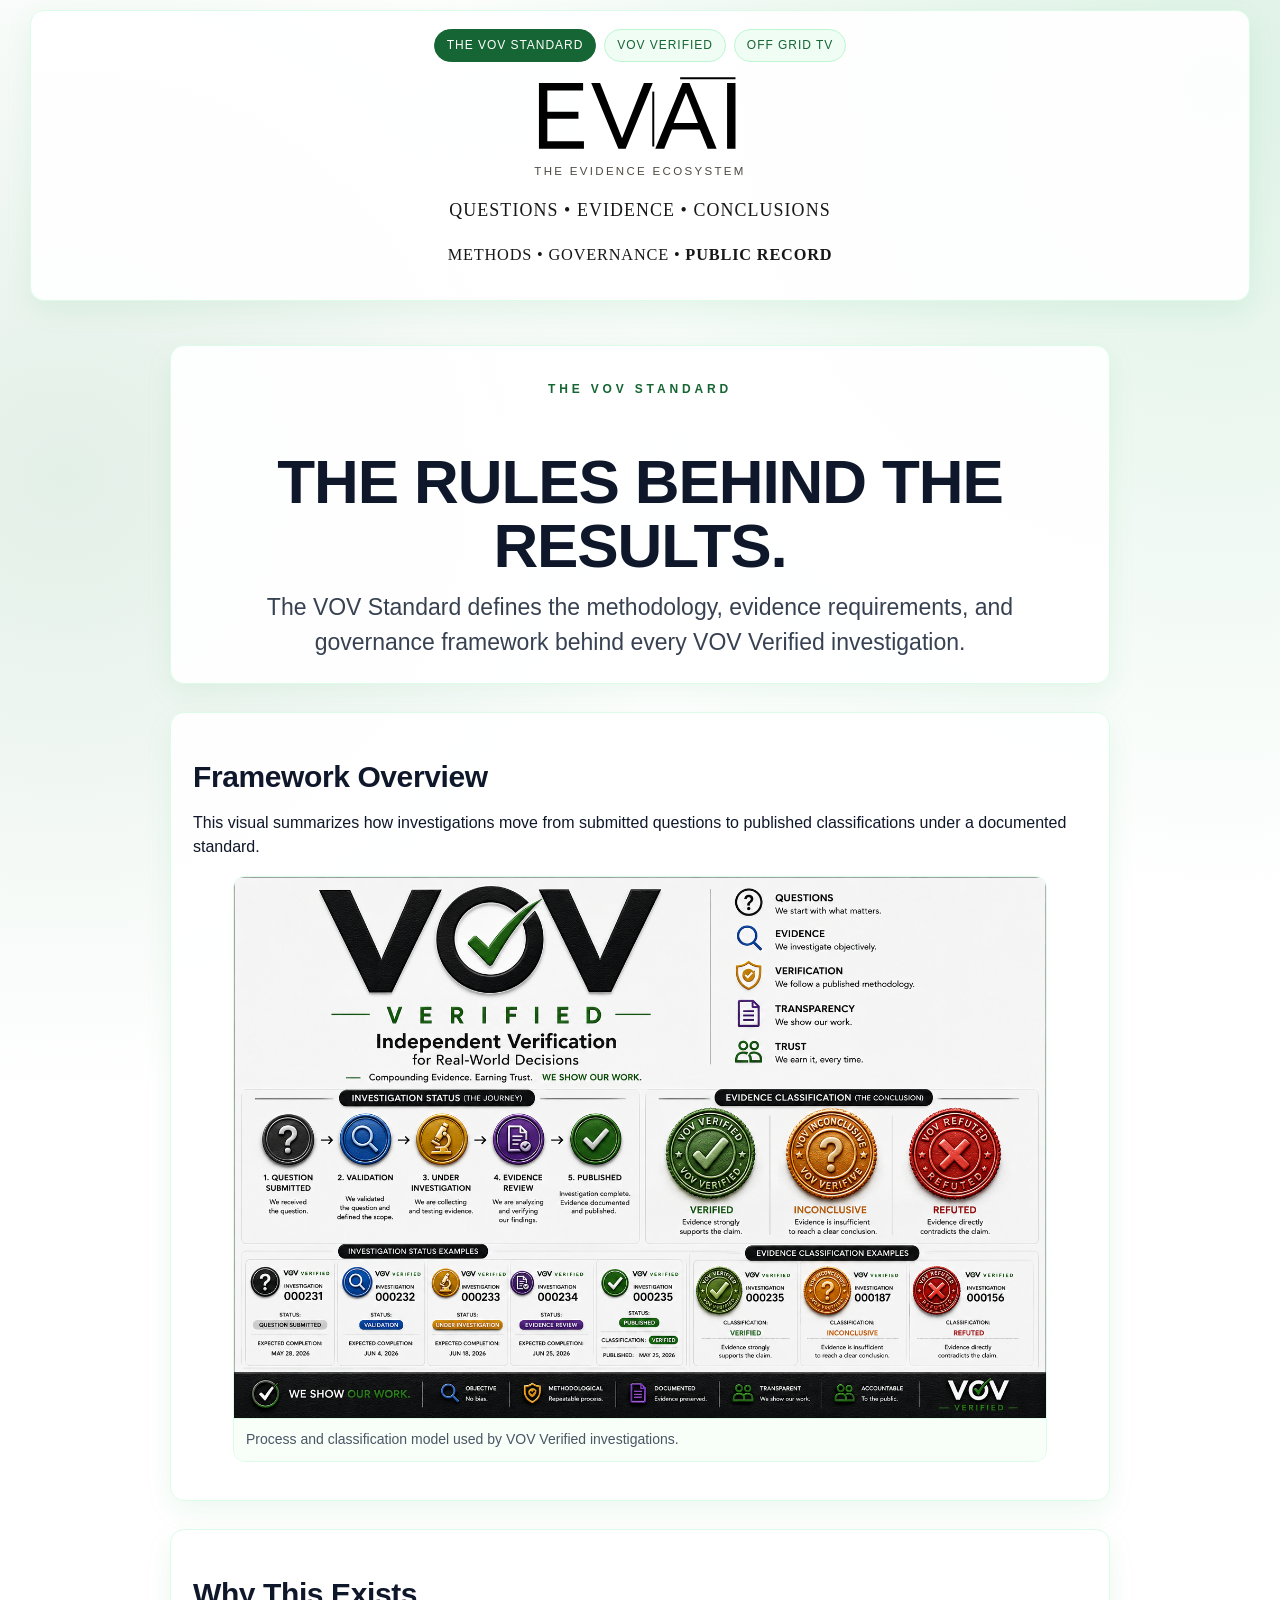
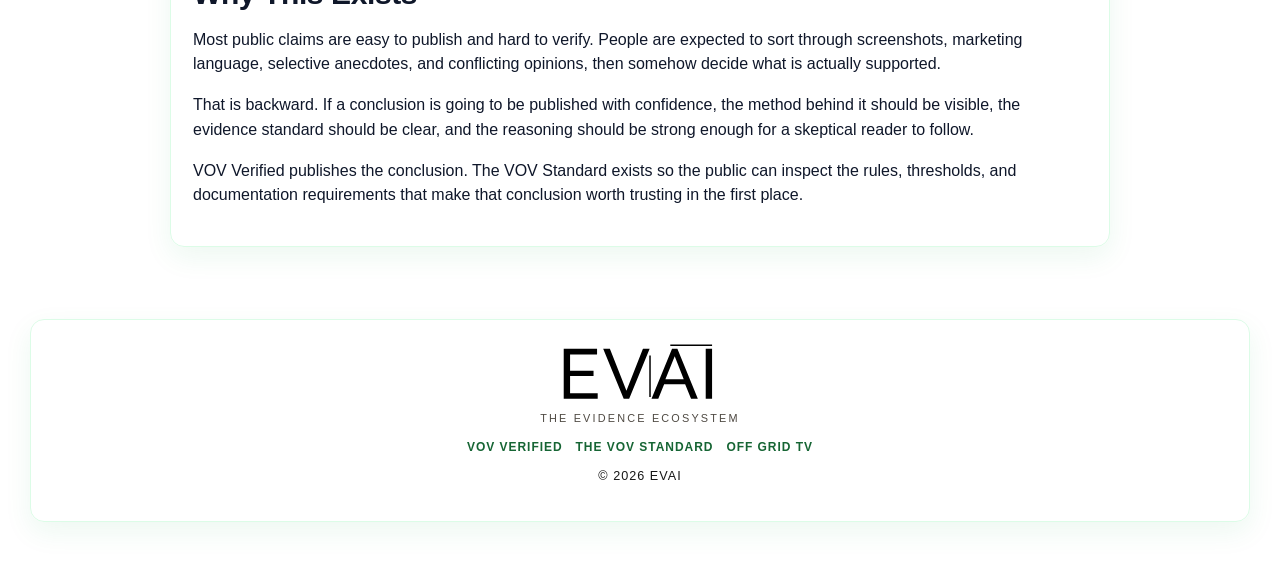
<file: index.html>
<!DOCTYPE html>
<html lang="en">
<head>
    <meta charset="UTF-8">
    <meta name="viewport" content="width=device-width, initial-scale=1.0">
    <meta http-equiv="Cache-Control" content="no-cache, no-store, must-revalidate">
    <meta http-equiv="Pragma" content="no-cache">
    <meta http-equiv="Expires" content="0">
    <title>The VOV Standard | Investigation Methodology and Evidence Rules</title>
    <meta name="description" content="The VOV Standard publishes the investigation methodology, evidence standards, and governance rules behind every VOV Verified conclusion.">
    <meta name="robots" content="index,follow">
    <link rel="canonical" href="https://vovstandard.com/">
    <meta property="og:locale" content="en_US">
    <meta property="og:type" content="website">
    <meta property="og:title" content="The VOV Standard | Investigation Methodology and Evidence Rules">
    <meta property="og:description" content="Published methodology, evidence requirements, and governance rules for independent investigations.">
    <meta property="og:url" content="https://vovstandard.com/">
    <meta property="og:site_name" content="The VOV Standard">
    <meta property="og:image" content="https://vovstandard.com/assets/VOV%20landing%20page%20image%207-26.png">
    <meta property="og:image:width" content="1151">
    <meta property="og:image:height" content="768">
    <meta property="og:image:alt" content="VOV framework showing investigation status and evidence classification outcomes.">
    <meta name="twitter:card" content="summary_large_image">
    <meta name="twitter:title" content="The VOV Standard | Investigation Methodology and Evidence Rules">
    <meta name="twitter:description" content="Published methodology, evidence requirements, and governance rules for independent investigations.">
    <meta name="twitter:image" content="https://vovstandard.com/assets/VOV%20landing%20page%20image%207-26.png">
    <link rel="stylesheet" href="style.css?v=20260709c">
    <script>
        (function forceFreshHtmlOncePerTab() {
            try {
                if (sessionStorage.getItem('evai-fresh-load') === '1') {
                    return;
                }
                sessionStorage.setItem('evai-fresh-load', '1');
                var url = new URL(window.location.href);
                if (!url.searchParams.has('v')) {
                    url.searchParams.set('v', String(Date.now()));
                    window.location.replace(url.toString());
                }
            } catch (e) {
                // Ignore storage or URL parsing issues and continue normal load.
            }
        })();
    </script>
    <script type="application/ld+json">
        {
            "@context": "https://schema.org",
            "@graph": [
                {
                    "@type": "Organization",
                    "name": "The VOV Standard",
                    "url": "https://vovstandard.com/",
                    "description": "The VOV Standard publishes investigation methodology, evidence standards, and governance rules behind VOV Verified.",
                    "sameAs": [
                        "https://vovverified.com/"
                    ]
                },
                {
                    "@type": "WebSite",
                    "name": "The VOV Standard",
                    "url": "https://vovstandard.com/",
                    "description": "The VOV Standard defines product testing methodology, evidence standards, and governance frameworks behind VOV Verified investigations."
                },
                {
                    "@type": "WebPage",
                    "name": "The VOV Standard Homepage",
                    "url": "https://vovstandard.com/",
                    "isPartOf": {
                        "@type": "WebSite",
                        "name": "The VOV Standard",
                        "url": "https://vovstandard.com/"
                    },
                    "about": [
                        "Investigation methodology",
                        "Evidence standards",
                        "Governance"
                    ],
                    "primaryImageOfPage": {
                        "@type": "ImageObject",
                        "url": "https://vovstandard.com/assets/VOV%20landing%20page%20image%207-26.png",
                        "width": 1151,
                        "height": 768
                    }
                }
            ]
        }
    </script>
</head>
<body>
    <div class="page-shell">
        <header class="ecosystem-top" aria-label="EVAI ecosystem masthead">
            <div class="ecosystem-top-bar">
                <a class="ecosystem-chip ecosystem-chip-active" href="https://vovstandard.com/">THE VOV STANDARD</a>
                <a class="ecosystem-chip" href="https://vovverified.com/">VOV VERIFIED</a>
                <a class="ecosystem-chip" href="https://offgridtv.com/">OFF GRID TV</a>
            </div>
            <img class="bookend-logo" src="assets/EVAI%20Logo.svg" alt="EVAI logo" width="220" height="82" decoding="async" onerror="if (this.dataset.fallbackApplied) return; this.dataset.fallbackApplied='1'; this.src='../../assets/EVAI%20Logo.svg';">
            <p class="ecosystem-overline">THE EVIDENCE ECOSYSTEM</p>
            <p class="ecosystem-title">QUESTIONS • EVIDENCE • CONCLUSIONS</p>
            <p class="ecosystem-subtitle">METHODS • GOVERNANCE • <span>PUBLIC RECORD</span></p>
        </header>

        <main class="landing" aria-label="The VOV Standard landing page">
        <section class="hero">
            <p class="kicker">THE VOV STANDARD</p>
            <h1>THE RULES BEHIND THE RESULTS.</h1>
            <p class="tagline">The VOV Standard defines the methodology, evidence requirements, and governance framework behind every VOV Verified investigation.</p>
        </section>

        <section class="overview-image" aria-labelledby="overview-title">
            <h2 id="overview-title">Framework Overview</h2>
            <p>This visual summarizes how investigations move from submitted questions to published classifications under a documented standard.</p>
            <figure class="standard-figure">
                <img
                    src="assets/VOV%20landing%20page%20image%207-26.png"
                    alt="VOV framework showing investigation status from question to published, and evidence classifications of verified, inconclusive, and refuted."
                    width="1151"
                    height="768"
                    loading="eager"
                    decoding="async"
                    onerror="if (this.dataset.fallbackApplied) return; this.dataset.fallbackApplied='1'; this.src='../../assets/VOV%20landing%20page%20image%207-26.png';"
                >
                <figcaption>Process and classification model used by VOV Verified investigations.</figcaption>
            </figure>
        </section>

        <section class="why" aria-label="Why The VOV Standard exists">
            <h2>Why This Exists</h2>
            <p>Most public claims are easy to publish and hard to verify. People are expected to sort through screenshots, marketing language, selective anecdotes, and conflicting opinions, then somehow decide what is actually supported.</p>
            <p>That is backward. If a conclusion is going to be published with confidence, the method behind it should be visible, the evidence standard should be clear, and the reasoning should be strong enough for a skeptical reader to follow.</p>
            <p>VOV Verified publishes the conclusion. The VOV Standard exists so the public can inspect the rules, thresholds, and documentation requirements that make that conclusion worth trusting in the first place.</p>
        </section>

        <section class="pillars" aria-label="The VOV Standard pillars" hidden>
            <h2>Core Pillars</h2>
            <div class="pillar-grid">
                <article class="pillar-card">
                    <h3>Methodology</h3>
                    <p>How investigations are scoped, researched, documented, and published.</p>
                </article>
                <article class="pillar-card">
                    <h3>Evidence Standards</h3>
                    <p>Source quality tiers, corroboration requirements, and conflict-resolution rules.</p>
                </article>
                <article class="pillar-card">
                    <h3>Governance</h3>
                    <p>Independence, accountability, correction policy, and revision controls.</p>
                </article>
                <article class="pillar-card">
                    <h3>Constitution</h3>
                    <p>Foundational operating principles and non-negotiable commitments.</p>
                </article>
            </div>
        </section>

        <section class="trust" aria-label="Trust mechanics" hidden>
            <h2>Trust Mechanics</h2>
            <ul>
                <li>Public evidence logs</li>
                <li>Transparent decision criteria</li>
                <li>Correction protocol with timestamps</li>
                <li>Versioned standards with visible updates</li>
            </ul>
        </section>

        <section class="relationship" aria-label="Relationship between The VOV Standard and VOV Verified" hidden>
            <h2>How It Connects to VOV Verified</h2>
            <p class="relationship-copy">VOV Verified is the outcome layer. The VOV Standard is the rules layer that governs every outcome.</p>
            <div class="flow" role="img" aria-label="Claim to public record process flow">
                <span>Question</span>
                <span class="arrow" aria-hidden="true">-&gt;</span>
                <span>Investigation</span>
                <span class="arrow" aria-hidden="true">-&gt;</span>
                <span>Evidence Review</span>
                <span class="arrow" aria-hidden="true">-&gt;</span>
                <span>Decision</span>
                <span class="arrow" aria-hidden="true">-&gt;</span>
                <span>Public Record</span>
            </div>
        </section>

        <section class="actions" aria-label="Primary actions" hidden>
            <a class="btn btn-secondary" href="/constitution/README.md">Read Constitution</a>
            <a class="btn btn-secondary" href="/constitution/README.md">Read Methodology</a>
            <a class="btn btn-secondary" href="/investigations/README.md">Read Evidence Standards</a>
            <a class="btn btn-primary" href="https://vovverified.com/">Return to VOV Verified</a>
        </section>

        <section class="utility" aria-label="Utility links" hidden>
            <h2>Utility</h2>
            <div class="utility-links">
                <a href="/ROADMAP.md">Standards Change Log</a>
                <a href="/constitution/README.md">Governance Contacts</a>
                <a href="/investigations/README.md">Report an Error or Dispute</a>
            </div>
        </section>

        </main>

        <footer class="ecosystem-footer-new" aria-label="EVAI ecosystem closing signature">
            <img class="bookend-logo" src="assets/EVAI%20Logo.svg" alt="EVAI logo" width="220" height="82" decoding="async" onerror="if (this.dataset.fallbackApplied) return; this.dataset.fallbackApplied='1'; this.src='../../assets/EVAI%20Logo.svg';">
            <p class="ecosystem-overline">THE EVIDENCE ECOSYSTEM</p>
            <div class="ecosystem-link-row">
                <a href="https://vovverified.com/">VOV VERIFIED</a>
                <a href="https://vovstandard.com/">THE VOV STANDARD</a>
                <a href="https://offgridtv.com/">OFF GRID TV</a>
            </div>
            <p class="footer-copyright">© 2026 EVAI</p>
        </footer>
    </div>
</body>
</html>
</file>
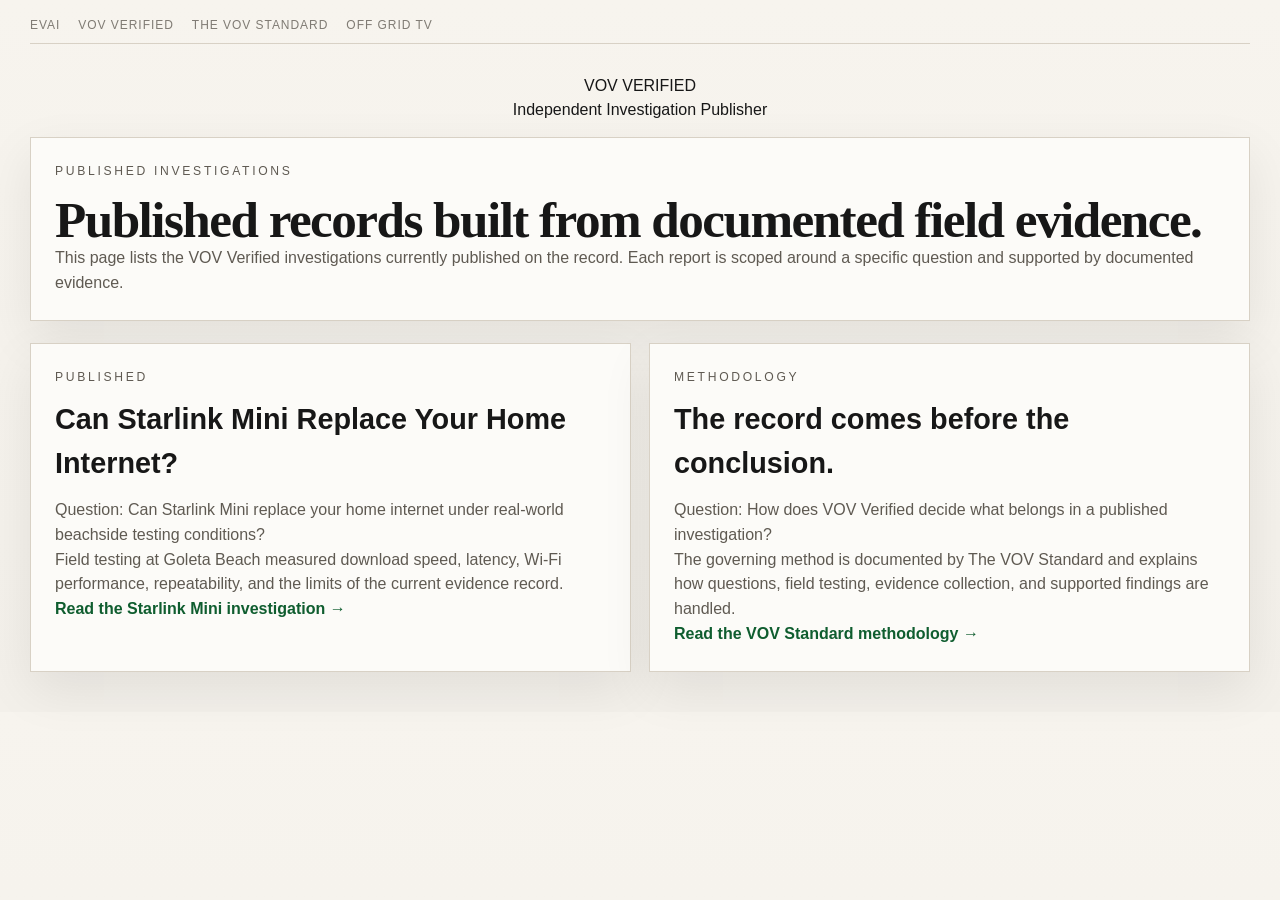
<file: investigations/index.html>
<!DOCTYPE html>
<html lang="en">
<head>
    <meta charset="UTF-8">
    <meta name="viewport" content="width=device-width, initial-scale=1.0">
    <title>Published Investigations | VOV Verified</title>
    <meta name="description" content="Read the published VOV Verified investigations and the evidence-based product testing now available on the record.">
    <meta name="robots" content="index,follow">
    <link rel="canonical" href="https://vovverified.com/investigations/index.html">
    <meta property="og:type" content="website">
    <meta property="og:title" content="Published Investigations | VOV Verified">
    <meta property="og:description" content="Published investigations and field verification records from VOV Verified.">
    <meta property="og:url" content="https://vovverified.com/investigations/index.html">
    <meta property="og:site_name" content="VOV Verified">
    <meta property="og:image" content="https://vovverified.com/assets/Starlink%20speed%20test%20results/homepage%20starlink%20photo.jpeg">
    <meta property="og:image:width" content="2048">
    <meta property="og:image:height" content="1536">
    <meta name="twitter:card" content="summary_large_image">
    <meta name="twitter:title" content="Published Investigations | VOV Verified">
    <meta name="twitter:description" content="Published investigations and field verification records from VOV Verified.">
    <meta name="twitter:image" content="https://vovverified.com/assets/Starlink%20speed%20test%20results/homepage%20starlink%20photo.jpeg">
    <link rel="stylesheet" href="../websites/vovverified/style.css">
    <script type="application/ld+json">
        {
            "@context": "https://schema.org",
            "@graph": [
                {
                    "@type": "CollectionPage",
                    "name": "VOV Verified Published Investigations",
                    "url": "https://vovverified.com/investigations/index.html",
                    "description": "Published VOV Verified investigations available on the public record.",
                    "mainEntity": {
                        "@type": "ItemList",
                        "itemListElement": [
                            {
                                "@type": "ListItem",
                                "position": 1,
                                "url": "https://vovverified.com/investigations/starlink-mini.html",
                                "name": "Can Starlink Mini Replace Your Home Internet?"
                            }
                        ]
                    }
                }
            ]
        }
    </script>
</head>
<body>
    <div class="page-shell">
        <header class="top-bar" aria-label="Ecosystem navigation">
            <nav class="top-bar-nav">
                <a href="https://evai.us/">EVAI</a>
                <a href="../index.html">VOV Verified</a>
                <a href="https://vovstandard.com/">The VOV Standard</a>
                <a href="https://offgridtv.com/">Off Grid TV</a>
            </nav>
        </header>

        <header class="masthead" aria-label="VOV Verified masthead">
            <p class="masthead-mark">VOV VERIFIED</p>
            <p class="masthead-subtitle">Independent Investigation Publisher</p>
        </header>

        <main class="published-shell">
            <section class="published-intro">
                <p class="section-kicker">Published Investigations</p>
                <h1>Published records built from documented field evidence.</h1>
                <p>This page lists the VOV Verified investigations currently published on the record. Each report is scoped around a specific question and supported by documented evidence.</p>
            </section>

            <section class="published-grid" aria-label="Published investigation cards">
                <article class="published-card">
                    <p class="section-kicker">Published</p>
                    <h2>Can Starlink Mini Replace Your Home Internet?</h2>
                    <p class="question">Question: Can Starlink Mini replace your home internet under real-world beachside testing conditions?</p>
                    <p>Field testing at Goleta Beach measured download speed, latency, Wi-Fi performance, repeatability, and the limits of the current evidence record.</p>
                    <a class="text-link" href="starlink-mini.html">Read the Starlink Mini investigation</a>
                </article>
                <article class="published-card">
                    <p class="section-kicker">Methodology</p>
                    <h2>The record comes before the conclusion.</h2>
                    <p class="question">Question: How does VOV Verified decide what belongs in a published investigation?</p>
                    <p>The governing method is documented by The VOV Standard and explains how questions, field testing, evidence collection, and supported findings are handled.</p>
                    <a class="text-link" href="https://vovstandard.com/">Read the VOV Standard methodology</a>
                </article>
            </section>
        </main>
    </div>
</body>
</html>
</file>
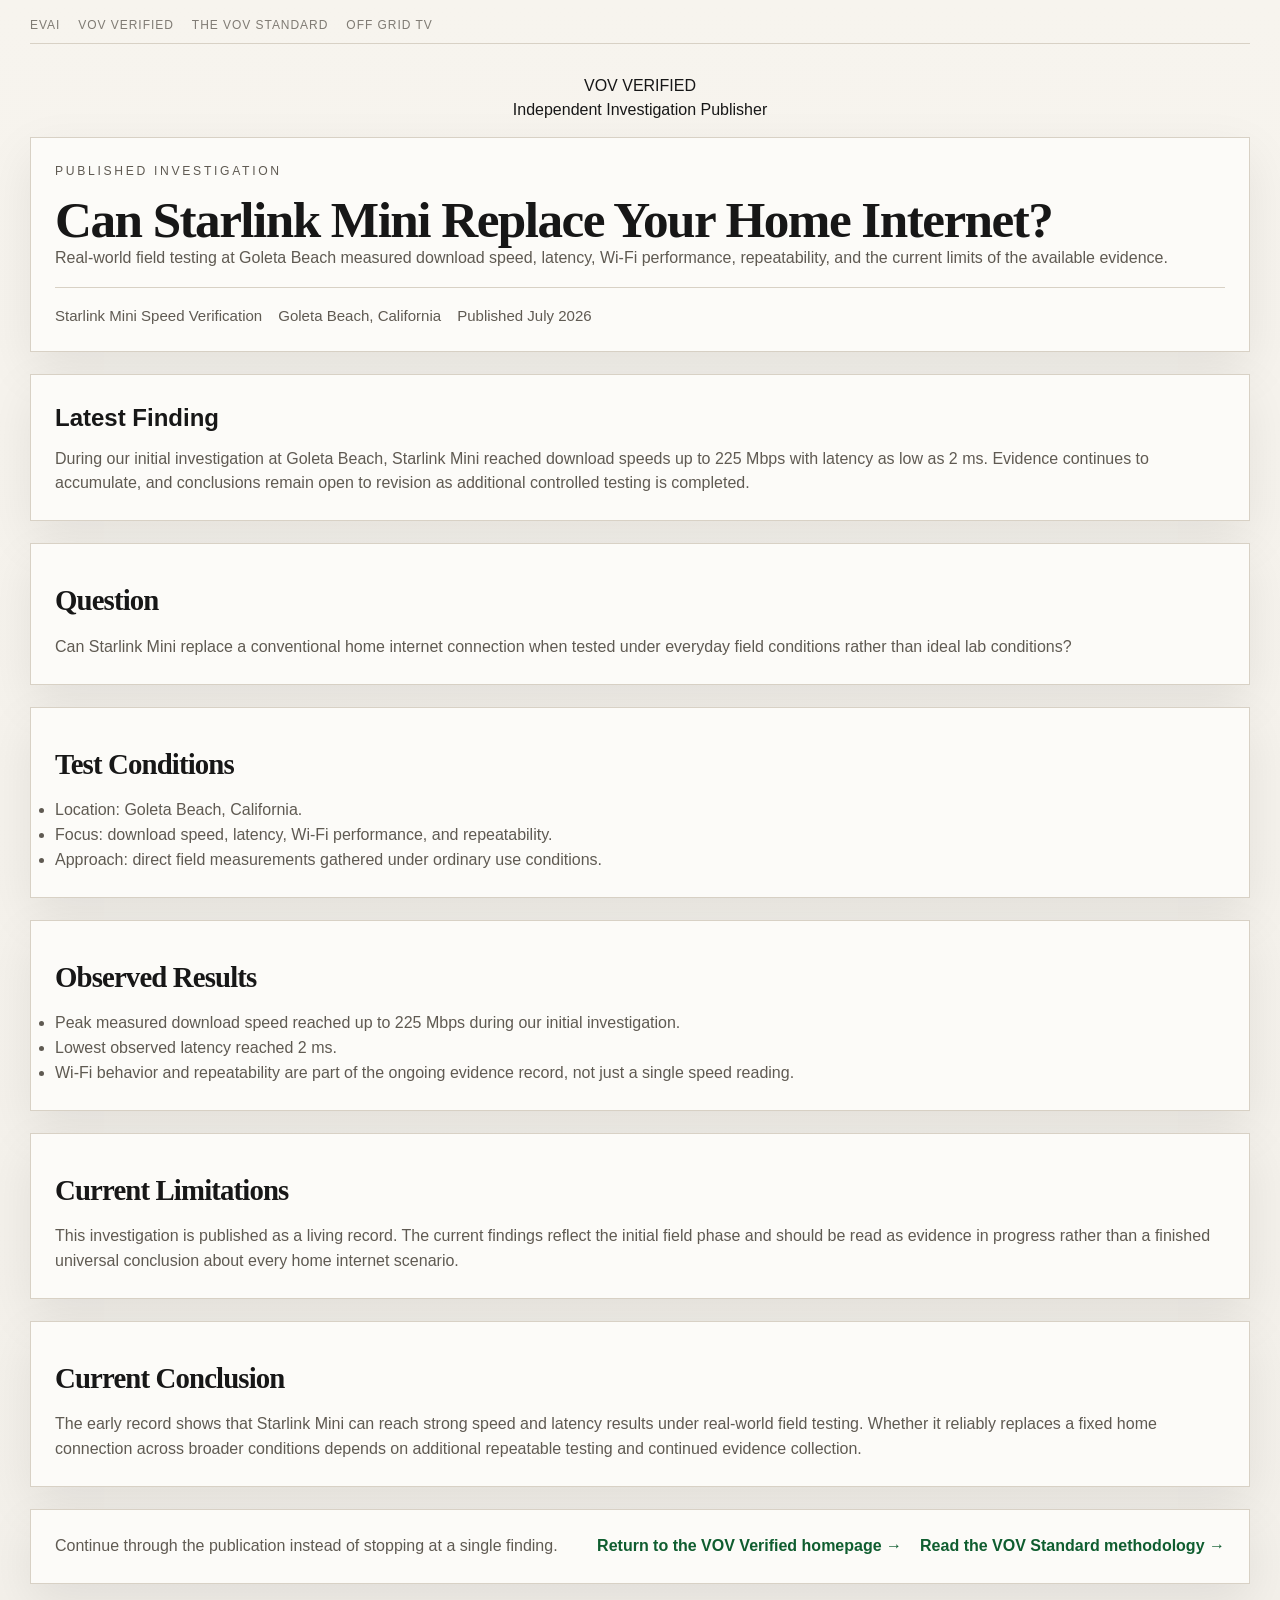
<file: investigations/starlink-mini.html>
<!DOCTYPE html>
<html lang="en">
<head>
    <meta charset="UTF-8">
    <meta name="viewport" content="width=device-width, initial-scale=1.0">
    <title>Can Starlink Mini Replace Your Home Internet? | VOV Verified</title>
    <meta name="description" content="A VOV Verified investigation into Starlink Mini speed verification at Goleta Beach, covering download speed, latency, Wi-Fi performance, repeatability, and current limitations.">
    <meta name="robots" content="index,follow">
    <link rel="canonical" href="https://vovverified.com/investigations/starlink-mini.html">
    <meta property="og:type" content="article">
    <meta property="og:title" content="Can Starlink Mini Replace Your Home Internet? | VOV Verified">
    <meta property="og:description" content="Starlink Mini speed verification from Goleta Beach, California, with field testing notes, findings, and current limits.">
    <meta property="og:url" content="https://vovverified.com/investigations/starlink-mini.html">
    <meta property="og:site_name" content="VOV Verified">
    <meta property="og:image" content="https://vovverified.com/assets/Starlink%20speed%20test%20results/homepage%20starlink%20photo.jpeg">
    <meta property="og:image:width" content="2048">
    <meta property="og:image:height" content="1536">
    <meta name="twitter:card" content="summary_large_image">
    <meta name="twitter:title" content="Can Starlink Mini Replace Your Home Internet? | VOV Verified">
    <meta name="twitter:description" content="Starlink Mini speed verification from Goleta Beach, California, with field testing notes, findings, and current limits.">
    <meta name="twitter:image" content="https://vovverified.com/assets/Starlink%20speed%20test%20results/homepage%20starlink%20photo.jpeg">
    <link rel="stylesheet" href="../websites/vovverified/style.css">
    <script type="application/ld+json">
        {
            "@context": "https://schema.org",
            "@graph": [
                {
                    "@type": "WebPage",
                    "name": "Can Starlink Mini Replace Your Home Internet?",
                    "url": "https://vovverified.com/investigations/starlink-mini.html",
                    "isPartOf": {
                        "@type": "WebSite",
                        "name": "VOV Verified",
                        "url": "https://vovverified.com/"
                    }
                },
                {
                    "@type": "NewsArticle",
                    "headline": "Can Starlink Mini Replace Your Home Internet?",
                    "mainEntityOfPage": "https://vovverified.com/investigations/starlink-mini.html",
                    "url": "https://vovverified.com/investigations/starlink-mini.html",
                    "datePublished": "2026-07-01",
                    "dateModified": "2026-07-01",
                    "articleSection": "Starlink Mini Speed Verification",
                    "keywords": [
                        "Independent Product Testing",
                        "Product Verification",
                        "Real-World Testing",
                        "Speed Testing",
                        "Field Testing",
                        "Original Research"
                    ],
                    "publisher": {
                        "@type": "Organization",
                        "name": "VOV Verified"
                    },
                    "author": {
                        "@type": "Organization",
                        "name": "VOV Verified"
                    },
                    "description": "Real-world field testing measured download speed, latency, Wi-Fi performance, and repeatability under everyday conditions."
                }
            ]
        }
    </script>
</head>
<body>
    <div class="page-shell">
        <header class="top-bar" aria-label="Ecosystem navigation">
            <nav class="top-bar-nav">
                <a href="https://evai.us/">EVAI</a>
                <a href="../index.html">VOV Verified</a>
                <a href="https://vovstandard.com/">The VOV Standard</a>
                <a href="https://offgridtv.com/">Off Grid TV</a>
            </nav>
        </header>

        <header class="masthead" aria-label="VOV Verified masthead">
            <p class="masthead-mark">VOV VERIFIED</p>
            <p class="masthead-subtitle">Independent Investigation Publisher</p>
        </header>

        <main class="article-shell">
            <article class="article-header">
                <p class="section-kicker">Published Investigation</p>
                <h1>Can Starlink Mini Replace Your Home Internet?</h1>
                <p>Real-world field testing at Goleta Beach measured download speed, latency, Wi-Fi performance, repeatability, and the current limits of the available evidence.</p>
                <div class="article-header-meta">
                    <span>Starlink Mini Speed Verification</span>
                    <span>Goleta Beach, California</span>
                    <span>Published July 2026</span>
                </div>
            </article>

            <section class="article-highlight">
                <h2>Latest Finding</h2>
                <p>During our initial investigation at Goleta Beach, Starlink Mini reached download speeds up to 225 Mbps with latency as low as 2 ms. Evidence continues to accumulate, and conclusions remain open to revision as additional controlled testing is completed.</p>
            </section>

            <section class="article-panel">
                <h2>Question</h2>
                <p>Can Starlink Mini replace a conventional home internet connection when tested under everyday field conditions rather than ideal lab conditions?</p>
            </section>

            <section class="article-panel">
                <h2>Test Conditions</h2>
                <ul>
                    <li>Location: Goleta Beach, California.</li>
                    <li>Focus: download speed, latency, Wi-Fi performance, and repeatability.</li>
                    <li>Approach: direct field measurements gathered under ordinary use conditions.</li>
                </ul>
            </section>

            <section class="article-panel">
                <h2>Observed Results</h2>
                <ul>
                    <li>Peak measured download speed reached up to 225 Mbps during our initial investigation.</li>
                    <li>Lowest observed latency reached 2 ms.</li>
                    <li>Wi-Fi behavior and repeatability are part of the ongoing evidence record, not just a single speed reading.</li>
                </ul>
            </section>

            <section class="article-panel">
                <h2>Current Limitations</h2>
                <p>This investigation is published as a living record. The current findings reflect the initial field phase and should be read as evidence in progress rather than a finished universal conclusion about every home internet scenario.</p>
            </section>

            <section class="article-panel">
                <h2>Current Conclusion</h2>
                <p>The early record shows that Starlink Mini can reach strong speed and latency results under real-world field testing. Whether it reliably replaces a fixed home connection across broader conditions depends on additional repeatable testing and continued evidence collection.</p>
            </section>

            <nav class="article-nav" aria-label="Article navigation">
                <p>Continue through the publication instead of stopping at a single finding.</p>
                <div class="article-nav-links">
                    <a class="text-link" href="../index.html">Return to the VOV Verified homepage</a>
                    <a class="text-link" href="https://vovstandard.com/">Read the VOV Standard methodology</a>
                </div>
            </nav>
        </main>
    </div>
</body>
</html>
</file>
<file: style.css>
* {
    box-sizing: border-box;
}

html,
body {
    margin: 0;
    padding: 0;
}

body {
    color: #0f172a;
    font-family: "Segoe UI", Arial, sans-serif;
    line-height: 1.55;
}

a {
    color: inherit;
}

.landing {
    min-height: 100vh;
    max-width: 980px;
    margin: 0 auto;
    padding: 44px 20px 56px;
    display: flex;
    flex-direction: column;
    gap: 28px;
}

body {
    background:
        radial-gradient(circle at 95% 4%, rgba(22, 163, 74, 0.14), transparent 34%),
        radial-gradient(circle at 5% 22%, rgba(21, 128, 61, 0.12), transparent 30%),
        #ffffff;
}

.page-shell {
    width: min(1220px, calc(100% - 32px));
    margin: 0 auto;
    padding: 10px 0 40px;
}

.bookend-logo {
    display: block;
    width: clamp(150px, 16.5vw, 220px);
    height: auto;
    margin: 0 auto 10px;
}

.ecosystem-overline {
    margin-top: 6px;
    font-size: 0.72rem;
    letter-spacing: 0.2em;
    text-transform: uppercase;
    color: #4f4a43;
}

.ecosystem-title {
    margin-top: 16px;
    font-family: "Iowan Old Style", Georgia, serif;
    font-size: 1.12rem;
    font-weight: 500;
    letter-spacing: 0.06em;
    color: #171717;
    text-transform: uppercase;
}

.ecosystem-subtitle {
    margin-top: 7px;
    font-family: "Iowan Old Style", Georgia, serif;
    font-size: 1.02rem;
    font-weight: 500;
    letter-spacing: 0.05em;
    color: #171717;
    text-transform: uppercase;
    white-space: nowrap;
}

.ecosystem-subtitle span {
    font-weight: 700;
}

.ecosystem-top {
    background: rgba(255, 255, 255, 0.92);
    border: 1px solid #dcfce7;
    border-radius: 14px;
    box-shadow: 0 10px 28px rgba(22, 163, 74, 0.08);
    padding: 18px 18px 16px;
    text-align: center;
}

.ecosystem-top-bar {
    display: flex;
    justify-content: center;
    flex-wrap: wrap;
    gap: 8px;
    margin-bottom: 12px;
}

.ecosystem-chip {
    border: 1px solid #bbf7d0;
    border-radius: 999px;
    padding: 6px 12px;
    font-size: 0.75rem;
    letter-spacing: 0.08em;
    text-transform: uppercase;
    text-decoration: none;
    color: #166534;
    background: #f0fdf4;
}

.ecosystem-chip-active {
    background: #166534;
    color: #ffffff;
    border-color: #166534;
}

.ecosystem-footer-new {
    margin-top: 16px;
    padding: 22px;
    text-align: center;
    background: rgba(255, 255, 255, 0.92);
    border: 1px solid #dcfce7;
    border-radius: 14px;
    box-shadow: 0 10px 28px rgba(22, 163, 74, 0.08);
}

.ecosystem-footer-new .bookend-logo {
    width: clamp(116px, 12.5vw, 170px);
    margin-bottom: 8px;
}

.ecosystem-footer-new .ecosystem-overline {
    margin-top: 4px;
    font-size: 0.68rem;
}

.ecosystem-link-row {
    margin-top: 10px;
    display: flex;
    justify-content: center;
    flex-wrap: wrap;
    gap: 9px 13px;
}

.ecosystem-link-row a {
    text-decoration: none;
    color: #166534;
    font-weight: 700;
    letter-spacing: 0.08em;
    font-size: 0.75rem;
    text-transform: uppercase;
}

.ecosystem-link-row a:hover {
    text-decoration: underline;
}

.footer-copyright {
    margin-top: 10px;
    font-size: 0.79rem;
    letter-spacing: 0.08em;
    text-transform: uppercase;
    color: #171717;
}

.hero,
.overview-image,
.why,
.pillars,
.trust,
.relationship,
.actions,
.utility {
    background: rgba(255, 255, 255, 0.92);
    border: 1px solid #dcfce7;
    border-radius: 14px;
    padding: 22px;
    box-shadow: 0 10px 28px rgba(22, 163, 74, 0.08);
}

.hero {
    text-align: center;
}

.kicker {
    font-size: 12px;
    letter-spacing: 0.32em;
    font-weight: 700;
    color: #166534;
    margin-bottom: 10px;
}

.hero h1 {
    font-size: clamp(36px, 6vw, 62px);
    line-height: 1.03;
    letter-spacing: -1.1px;
    margin-bottom: 12px;
}

.tagline {
    max-width: 760px;
    margin: 0 auto;
    font-size: clamp(17px, 2vw, 23px);
    color: #374151;
}

.standard-figure {
    margin-top: 14px;
    border: 1px solid #dcfce7;
    border-radius: 12px;
    overflow: hidden;
    background: #ffffff;
}

.standard-figure img {
    display: block;
    width: 100%;
    height: auto;
}

.standard-figure figcaption {
    padding: 10px 12px;
    font-size: 14px;
    color: #4b5563;
    border-top: 1px solid #dcfce7;
    background: #f8fff9;
}

h2 {
    font-size: clamp(22px, 3.2vw, 30px);
    line-height: 1.15;
    margin-bottom: 10px;
    letter-spacing: -0.4px;
}

h3 {
    font-size: 20px;
    margin-bottom: 8px;
}

p,
li,
a {
    font-size: 16px;
}

.why p + p {
    margin-top: 8px;
}

.pillar-grid {
    margin-top: 12px;
    display: grid;
    grid-template-columns: repeat(2, minmax(0, 1fr));
    gap: 12px;
}

.pillar-card {
    border: 1px solid #dcfce7;
    border-radius: 12px;
    padding: 16px;
    background: #f8fff9;
}

.trust ul {
    margin-top: 8px;
    padding-left: 20px;
    color: #1f2937;
}

.trust li + li {
    margin-top: 6px;
}

.relationship-copy {
    margin-bottom: 12px;
}

.flow {
    display: flex;
    flex-wrap: wrap;
    gap: 8px;
    align-items: center;
    color: #1f2937;
}

.flow span {
    border: 1px solid #bbf7d0;
    border-radius: 999px;
    padding: 7px 11px;
    background: #f0fdf4;
    font-size: 14px;
    font-weight: 600;
}

.flow .arrow {
    border: none;
    border-radius: 0;
    padding: 0;
    background: transparent;
    color: #15803d;
}

.actions .btn {
    display: inline-block;
    width: min(420px, 100%);
    margin: 0 0 10px;
    padding: 10px 14px;
    border-radius: 10px;
    border: 1px solid #86efac;
    text-decoration: none;
    font-weight: 700;
    text-align: center;
    transition: none;
    transform: none;
}

.btn-secondary {
    background: #f8fff9;
    color: #166534;
}

.btn-primary {
    background: #166534;
    border-color: #166534;
    color: #ffffff;
}

.actions .btn:hover {
    transition: none;
    transform: none;
}

.utility-links {
    display: grid;
    gap: 8px;
}

.utility-links a {
    color: #166534;
    font-weight: 600;
    text-decoration: none;
}

.utility-links a:hover {
    text-decoration: underline;
}

.site-linkback {
    text-align: center;
}

.site-linkback a {
    color: #166534;
    text-decoration: none;
    font-weight: 600;
}

.site-linkback a:hover {
    text-decoration: underline;
}

@media (max-width: 768px) {
    .landing {
        padding: 24px 14px 38px;
        gap: 14px;
    }

    .page-shell {
        width: min(1220px, calc(100% - 20px));
        padding-bottom: 24px;
    }

    .hero,
    .overview-image,
    .why,
    .pillars,
    .trust,
    .relationship,
    .actions,
    .utility,
    .ecosystem-footer-new,
    .ecosystem-top {
        padding: 16px;
    }

    .ecosystem-subtitle {
        white-space: normal;
    }

    .ecosystem-title {
        font-size: 1rem;
    }

    .bookend-logo {
        width: clamp(132px, 42vw, 186px);
        margin-bottom: 8px;
    }

    .pillar-grid {
        grid-template-columns: 1fr;
    }

    .flow {
        gap: 6px;
    }

    .flow .arrow {
        width: 100%;
        text-align: center;
    }

    p,
    li,
    a {
        font-size: 15px;
    }
}
</file>
<file: websites/vovverified/style.css>
:root {
    --page: #f3f0ea;
    --paper: #fcfbf8;
    --card: #ffffff;
    --ink: #171717;
    --muted: #5f5a52;
    --line: #d8d1c5;
    --line-strong: #b8af9f;
    --accent: #0f5d2f;
    --accent-soft: #e7f0e8;
    --dark: #121212;
    --shadow: 0 18px 48px rgba(18, 18, 18, 0.08);
    --max: 1220px;
}

* {
    box-sizing: border-box;
    margin: 0;
    padding: 0;
}

html {
    scroll-behavior: smooth;
}

body {
    background: linear-gradient(180deg, #f7f4ee 0%, var(--page) 100%);
    color: var(--ink);
    font-family: Aptos, "Segoe UI", Arial, sans-serif;
    line-height: 1.55;
}

a {
    color: inherit;
}

.page-shell {
    width: min(var(--max), calc(100% - 32px));
    margin: 0 auto;
    padding: 10px 0 40px;
}

.ecosystem-top {
    background: var(--paper);
    border: 1px solid var(--line);
    box-shadow: var(--shadow);
    border-radius: 14px;
    padding: 18px 18px 16px;
    text-align: center;
}

.ecosystem-top-bar {
    display: flex;
    justify-content: center;
    flex-wrap: wrap;
    gap: 8px;
    margin-bottom: 12px;
}

.ecosystem-chip {
    border: 1px solid var(--line-strong);
    border-radius: 999px;
    padding: 6px 12px;
    font-size: 0.75rem;
    letter-spacing: 0.08em;
    text-transform: uppercase;
    text-decoration: none;
    color: var(--muted);
    background: #f7f4ee;
}

.ecosystem-chip-active {
    background: var(--ink);
    color: #ffffff;
    border-color: var(--ink);
}

.ecosystem-overline {
    margin-top: 6px;
    font-size: 0.72rem;
    letter-spacing: 0.2em;
    text-transform: uppercase;
    color: #4f4a43;
}

.ecosystem-title {
    margin-top: 16px;
    font-family: "Iowan Old Style", Georgia, serif;
    font-size: 1.12rem;
    font-weight: 500;
    letter-spacing: 0.06em;
    color: var(--ink);
    text-transform: uppercase;
}

.ecosystem-subtitle {
    margin-top: 7px;
    font-family: "Iowan Old Style", Georgia, serif;
    font-size: 1.02rem;
    font-weight: 500;
    letter-spacing: 0.05em;
    color: var(--ink);
    text-transform: uppercase;
    white-space: nowrap;
}

.ecosystem-subtitle span {
    font-weight: 700;
}

.ecosystem-footer-new {
    margin-top: 22px;
    padding: 28px;
    text-align: center;
    background: var(--paper);
    border: 1px solid var(--line);
    border-radius: 14px;
    box-shadow: var(--shadow);
}

.ecosystem-link-row {
    margin-top: 12px;
    display: flex;
    justify-content: center;
    flex-wrap: wrap;
    gap: 10px 16px;
}

.ecosystem-link-row a {
    text-decoration: none;
    color: var(--muted);
    font-weight: 700;
    letter-spacing: 0.08em;
    font-size: 0.78rem;
    text-transform: uppercase;
}

.ecosystem-link-row a:hover {
    text-decoration: underline;
}

.top-bar {
    border-bottom: 1px solid var(--line);
    padding: 6px 0 8px;
}

.top-bar-nav {
    display: flex;
    gap: 18px;
    flex-wrap: wrap;
    font-size: 0.75rem;
    letter-spacing: 0.08em;
    text-transform: uppercase;
}

.top-bar-nav a {
    color: var(--muted);
    text-decoration: none;
    opacity: 0.78;
}

.top-bar-nav a:hover,
.top-bar-nav a[aria-current="page"] {
    color: var(--muted);
    opacity: 1;
}

.masthead {
    padding: 30px 0 14px;
    text-align: center;
}

.bookend-logo {
    display: block;
    width: clamp(150px, 16.5vw, 220px);
    height: auto;
    margin: 0 auto 10px;
}

.section-kicker {
    font-size: 0.76rem;
    letter-spacing: 0.22em;
    text-transform: uppercase;
    color: var(--muted);
}

.masthead-publication {
    font-family: "Iowan Old Style", Georgia, serif;
    font-size: 1.38rem;
    font-weight: 600;
    letter-spacing: 0.19em;
    text-transform: uppercase;
    color: var(--ink);
}

.masthead-ecosystem,
.footer-ecosystem {
    margin-top: 6px;
    font-size: 0.72rem;
    letter-spacing: 0.2em;
    text-transform: uppercase;
    color: #4f4a43;
}

.masthead-thesis,
.footer-thesis {
    margin-top: 16px;
    font-family: "Iowan Old Style", Georgia, serif;
    font-size: 1.12rem;
    font-weight: 500;
    letter-spacing: 0.06em;
    color: var(--ink);
    text-transform: uppercase;
}

.masthead-verified,
.footer-verified {
    font-weight: 700;
}

.masthead-process,
.footer-process {
    margin-top: 7px;
    font-family: "Iowan Old Style", Georgia, serif;
    font-size: 1.02rem;
    font-weight: 500;
    letter-spacing: 0.05em;
    color: var(--ink);
    text-transform: uppercase;
    white-space: nowrap;
}

.masthead-entity,
.footer-entity {
    margin-top: 12px;
    font-size: 0.87rem;
    font-weight: 600;
    letter-spacing: 0.2em;
    text-transform: uppercase;
    color: var(--muted);
}

.entity-link {
    text-decoration: none;
    transition: transform 140ms ease;
}

.entity-link:hover {
    text-decoration: none;
    transform: scale(1.035);
}

.masthead-standard,
.masthead-publisher,
.footer-standard,
.footer-publisher {
    display: block;
    width: 16rem;
    text-align: center;
    margin-left: auto;
    margin-right: auto;
}

.masthead-standard,
.footer-standard {
    font-size: 1.1745rem;
    text-transform: none;
    white-space: nowrap;
}

.masthead-publisher,
.footer-publisher {
    font-size: 1.1745rem;
    color: #433f39;
}

.masthead-entity + .masthead-entity,
.footer-entity + .footer-entity {
    margin-top: 4px;
}

.masthead-rule {
    width: min(620px, 100%);
    margin: 17px auto 14px;
    border: 0;
    border-top: 1px solid var(--line-strong);
}

.masthead-publication {
    font-size: 1.15rem;
    letter-spacing: 0.24em;
}

.footer-copyright {
    margin-top: 12px;
    font-size: 0.82rem;
    letter-spacing: 0.08em;
    text-transform: uppercase;
    color: var(--ink);
}

.cover-story,
.finding-card,
.evidence-gallery,
.standard-section,
.ecosystem-footer-new {
    background: var(--paper);
    border: 1px solid var(--line);
    box-shadow: var(--shadow);
}

.cover-story {
    position: relative;
    display: block;
    min-height: clamp(500px, 72svh, 860px);
    overflow: hidden;
    padding: 0;
    background: #0c0f14;
}

.cover-visual {
    margin: 0;
    position: absolute;
    inset: 0;
}

.cover-visual::after {
    content: "";
    position: absolute;
    inset: 0;
    background:
    linear-gradient(180deg, rgba(7, 10, 16, 0.05) 0%, rgba(7, 10, 16, 0.05) 40%, rgba(7, 10, 16, 0.22) 76%, rgba(7, 10, 16, 0.4) 100%),
    linear-gradient(90deg, rgba(7, 10, 16, 0.52) 0%, rgba(7, 10, 16, 0.34) 20%, rgba(7, 10, 16, 0.12) 44%, rgba(7, 10, 16, 0) 74%);
}

.cover-image {
    display: block;
    width: 100%;
    height: 100%;
    object-fit: cover;
    object-position: 52% 60%;
    background: #d8d1c5;
    transform: scale(1.01);
}

.cover-copy {
    position: relative;
    z-index: 1;
    display: flex;
    flex-direction: column;
    justify-content: flex-end;
    min-height: clamp(500px, 72svh, 860px);
    max-width: 650px;
    padding: clamp(28px, 4.6vw, 52px);
}

.cover-copy h1,
.finding-card h2,
.section-heading h2,
.ecosystem-stack h2,
.investigation-body h3 {
    font-family: "Iowan Old Style", Georgia, serif;
    font-weight: 600;
    letter-spacing: -0.03em;
    color: var(--ink);
}

.cover-copy h1 {
    font-size: clamp(2.9rem, 5.7vw, 5.35rem);
    line-height: 0.92;
    margin: 10px 0 18px;
    max-width: none;
    color: #f7f2e8;
    text-shadow: 0 10px 32px rgba(0, 0, 0, 0.34);
}

.cover-copy h1 span {
    display: block;
}

.cover-meta {
    list-style: none;
    display: grid;
    gap: 6px;
    margin: 0;
    padding: 0;
    max-width: 22ch;
    font-size: 0.82rem;
    letter-spacing: 0.11em;
    text-transform: uppercase;
    color: rgba(246, 241, 232, 0.82);
}

.cover-link,
.text-link {
    width: fit-content;
    color: var(--accent);
    text-decoration: none;
    font-weight: 600;
}

.cover-link::after,
.text-link::after {
    content: " →";
}

.cover-copy .section-kicker {
    color: rgba(246, 241, 232, 0.76);
    margin-bottom: 2px;
}

.cover-link {
    margin-top: 20px;
    padding: 0;
    border: 0;
    color: #f7f2e8;
    background: transparent;
    font-size: 0.98rem;
    letter-spacing: 0.03em;
    font-weight: 500;
}

.cover-link:hover {
    background: transparent;
    text-decoration: underline;
}

.cover-link:hover,
.text-link:hover {
    text-decoration: underline;
}

.finding-card,
.evidence-gallery,
.standard-section,
.ecosystem-footer-new {
    margin-top: 22px;
    padding: 28px;
}

.finding-card h2 {
    margin: 10px 0 14px;
    font-size: clamp(1.9rem, 3vw, 3rem);
    max-width: 24ch;
}

.finding-card p,
.flow-step p,
.investigation-body p,
.section-heading p {
    color: var(--muted);
}

.finding-card p {
    max-width: 58ch;
    margin-bottom: 14px;
}

.evidence-gallery {
    margin-top: 22px;
    padding: 28px;
}

.gallery-groups {
    display: grid;
    gap: 16px;
}

.gallery-group {
    background: var(--card);
    border: 1px solid var(--line);
    padding: 18px;
}

.gallery-group h3 {
    font-family: "Iowan Old Style", Georgia, serif;
    font-size: 1.28rem;
    letter-spacing: -0.01em;
    margin-bottom: 12px;
}

.gallery-grid {
    display: grid;
    grid-template-columns: repeat(auto-fit, minmax(130px, 160px));
    justify-content: start;
    gap: 12px;
}

.gallery-grid figure {
    background: #f7f4ee;
    border: 1px solid var(--line);
    overflow: hidden;
}

.gallery-grid img {
    display: block;
    width: 100%;
    height: 110px;
    object-fit: cover;
    object-position: center center;
    background: #d8d1c5;
}

/* Keep top generic speed tests cropped and centered. */
.gallery-group[aria-labelledby="google-tests-title"] .gallery-grid img {
    object-fit: cover;
    object-position: 50% 50%;
}

/* Show complete frames for Ookla and iPhone shots so key values stay centered. */
.gallery-group[aria-labelledby="ookla-tests-title"] .gallery-grid img,
.gallery-group[aria-labelledby="starlink-tests-title"] .gallery-grid img {
    object-fit: contain;
    background: #0b0b0b;
}

.gallery-group[aria-labelledby="ookla-tests-title"] .gallery-grid img {
    object-position: 50% 56%;
}

.gallery-group[aria-labelledby="starlink-tests-title"] .gallery-grid img {
    object-position: 50% 52%;
}

.gallery-grid figcaption {
    padding: 8px 10px;
    font-size: 0.84rem;
    letter-spacing: 0.04em;
    text-transform: uppercase;
    color: var(--muted);
}

.section-heading {
    margin-bottom: 22px;
}

.section-heading h2 {
    margin-top: 10px;
    font-size: clamp(1.8rem, 3vw, 2.8rem);
}

.standard-flow {
    display: grid;
    grid-template-columns: repeat(4, minmax(0, 1fr));
    gap: 18px;
    margin-bottom: 18px;
}

.flow-step {
    padding: 20px 18px;
    border-top: 2px solid var(--line-strong);
    background: var(--card);
}

.flow-step h3 {
    font-size: 1.1rem;
    margin-bottom: 8px;
}

.published-shell,
.article-shell {
    display: grid;
    gap: 22px;
}

.published-intro,
.published-card,
.article-header,
.article-panel,
.article-highlight,
.article-nav {
    background: var(--paper);
    border: 1px solid var(--line);
    box-shadow: var(--shadow);
}

.published-intro,
.published-card,
.article-header,
.article-panel,
.article-highlight,
.article-nav {
    padding: 24px;
}

.published-intro h1,
.article-header h1,
.article-panel h2 {
    font-family: "Iowan Old Style", Georgia, serif;
    font-weight: 600;
    letter-spacing: -0.03em;
    color: var(--ink);
}

.published-intro h1,
.article-header h1 {
    margin-top: 12px;
    font-size: clamp(2.2rem, 4vw, 4rem);
    line-height: 1.04;
}

.published-intro p,
.published-card p,
.article-header p,
.article-panel p,
.article-panel li,
.article-highlight p,
.article-nav p {
    color: var(--muted);
}

.published-grid {
    display: grid;
    grid-template-columns: repeat(2, minmax(0, 1fr));
    gap: 18px;
}

.published-card h2,
.article-panel h2 {
    margin: 10px 0 12px;
    font-size: 1.8rem;
}

.published-card .question,
.article-panel ul,
.article-panel ol {
    margin-top: 10px;
}

.published-card .text-link {
    margin-top: 12px;
}

.article-header-meta {
    display: flex;
    flex-wrap: wrap;
    gap: 10px 16px;
    margin-top: 16px;
    padding-top: 16px;
    border-top: 1px solid var(--line);
    color: var(--muted);
    font-size: 0.94rem;
}

.article-highlight h2 {
    margin-bottom: 10px;
    font-size: 1.5rem;
}

.article-nav {
    display: flex;
    justify-content: space-between;
    gap: 16px;
    align-items: center;
}

.article-nav-links {
    display: flex;
    flex-wrap: wrap;
    gap: 12px 18px;
}

@media (max-width: 1024px) {
    .cover-story,
    .standard-flow,
    .published-grid {
        grid-template-columns: 1fr;
    }
}

@media (max-width: 720px) {
    .page-shell {
        width: min(var(--max), calc(100% - 20px));
        padding-bottom: 24px;
    }

    .cover-story,
    .finding-card,
    .evidence-gallery,
    .standard-section,
    .ecosystem-footer-new,
    .ecosystem-top,
    .published-intro,
    .published-card,
    .article-header,
    .article-panel,
    .article-highlight,
    .article-nav {
        padding: 20px;
    }

    .cover-meta,
    .footer-meta,
    .top-bar-nav,
    .article-header-meta,
    .article-nav,
    .ecosystem-stack {
        flex-direction: column;
        gap: 8px;
    }

    .cover-image {
        min-height: 280px;
        object-position: 58% 58%;
    }

    .cover-story {
        min-height: 78svh;
    }

    .cover-copy {
        min-height: 78svh;
        max-width: none;
        padding: 22px 18px 24px;
    }

    .cover-copy .section-kicker {
        margin-bottom: 4px;
    }

    .cover-copy h1 {
        font-size: clamp(2.45rem, 11.4vw, 3.7rem);
        line-height: 0.9;
        margin: 8px 0 16px;
    }

    .cover-meta {
        max-width: 17ch;
        gap: 5px;
        font-size: 0.72rem;
        letter-spacing: 0.09em;
    }

    .cover-link {
        margin-top: 18px;
        font-size: 0.94rem;
    }

    .cover-story,
    .cover-copy {
        min-height: 72svh;
    }

    .cover-copy {
        padding: 22px;
    }

    .cover-copy h1 {
        font-size: clamp(2.6rem, 12vw, 4rem);
        max-width: 9ch;
    }

    .cover-meta {
        font-size: 0.76rem;
        gap: 6px;
        letter-spacing: 0.07em;
    }

    .masthead-process,
    .footer-process,
    .ecosystem-subtitle {
        white-space: normal;
    }

    .bookend-logo {
        width: clamp(132px, 42vw, 186px);
        margin-bottom: 8px;
    }
}
</file>
